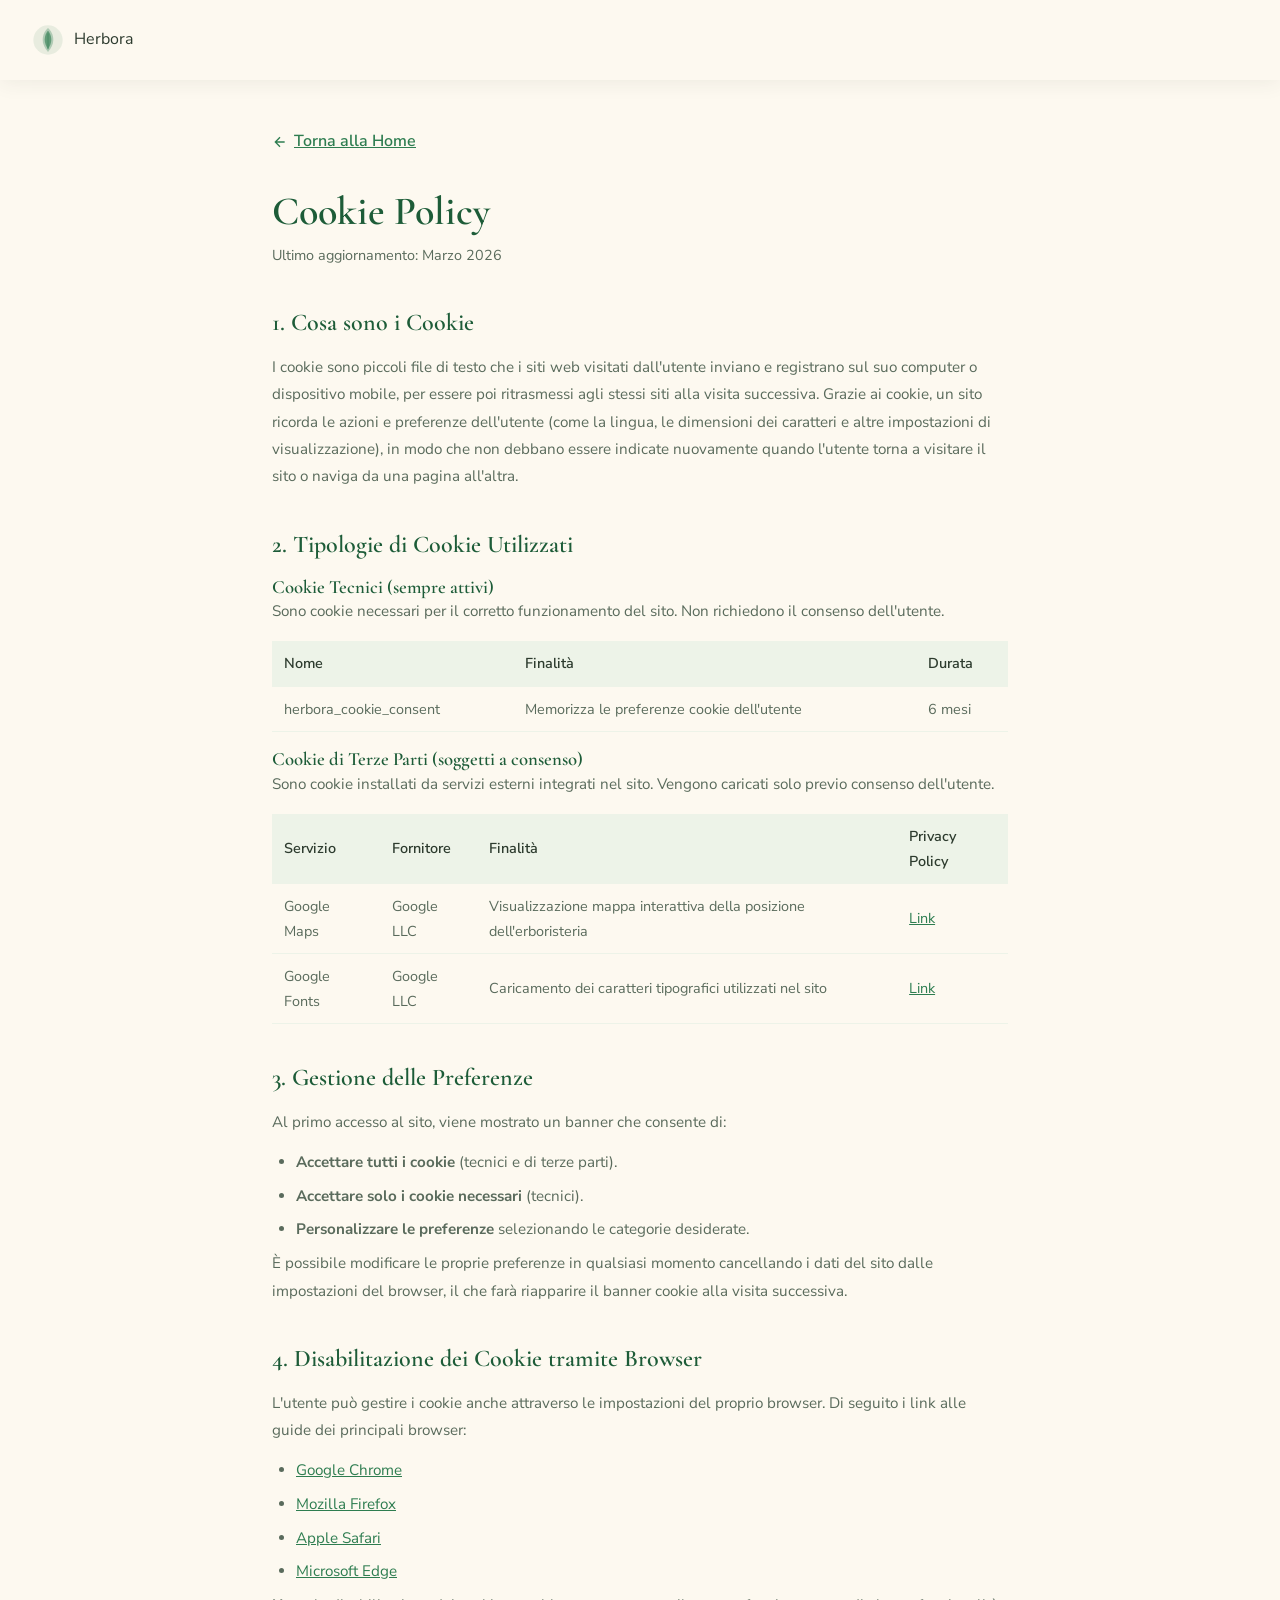
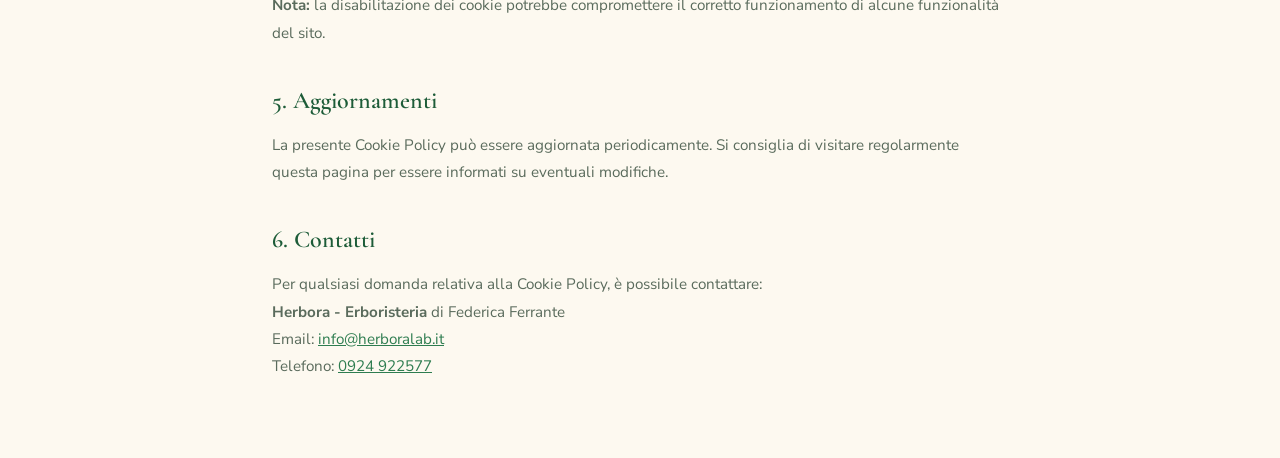
<file: cookie-policy.html>
<!DOCTYPE html>
<html lang="it">
<head>
    <meta charset="UTF-8">
    <meta name="viewport" content="width=device-width, initial-scale=1.0">
    <title>Cookie Policy - Herbora Erboristeria Partanna</title>
    <meta name="robots" content="noindex, nofollow">
    <link rel="icon" type="image/x-icon" href="favicon.ico">
    <link rel="preconnect" href="https://fonts.googleapis.com">
    <link rel="preconnect" href="https://fonts.gstatic.com" crossorigin>
    <link href="https://fonts.googleapis.com/css2?family=Cormorant+Garamond:wght@400;500;600;700&family=Nunito+Sans:wght@300;400;500;600;700&display=swap" rel="stylesheet">
    <link rel="stylesheet" href="css/style.css">
    <style>
        .legal-page { padding: calc(var(--nav-height) + 3rem) 2rem 4rem; max-width: 800px; margin: 0 auto; }
        .legal-page h1 { font-size: 2.5rem; margin-bottom: 0.5rem; }
        .legal-page .legal-date { color: var(--text-medium); font-size: 0.9rem; margin-bottom: 2rem; }
        .legal-page h2 { font-size: 1.5rem; margin-top: 2.5rem; margin-bottom: 1rem; color: var(--herbora-dark); }
        .legal-page p, .legal-page li { color: var(--text-medium); line-height: 1.8; margin-bottom: 0.8rem; font-size: 0.95rem; }
        .legal-page ul { padding-left: 1.5rem; }
        .legal-page ul li { list-style: disc; margin-bottom: 0.4rem; }
        .legal-page a { color: var(--herbora-green); text-decoration: underline; }
        .legal-back { display: inline-flex; align-items: center; gap: 6px; margin-bottom: 2rem; color: var(--herbora-green); font-weight: 600; }
        .cookie-table { width: 100%; border-collapse: collapse; margin: 1rem 0; }
        .cookie-table th, .cookie-table td { padding: 10px 12px; text-align: left; border-bottom: 1px solid var(--sage-light); font-size: 0.9rem; }
        .cookie-table th { background: var(--sage-light); font-weight: 600; color: var(--text-dark); }
        .cookie-table td { color: var(--text-medium); }
    </style>
</head>
<body>
    <!-- Navbar -->
    <nav class="navbar scrolled">
        <div class="navbar-container">
            <a href="index.html" class="navbar-brand">
                <svg class="navbar-logo" viewBox="0 0 48 48" xmlns="http://www.w3.org/2000/svg">
                    <circle cx="24" cy="24" r="22" fill="#2E7D50" opacity="0.1"/>
                    <path d="M24 6c0 0-8 6-8 18c0 6 3 12 8 18c5-6 8-12 8-18c0-12-8-18-8-18z" fill="#2E7D50" opacity="0.3"/>
                    <path d="M24 10c0 0-5 5-5 14c0 4 2 9 5 14c3-5 5-10 5-14c0-9-5-14-5-14z" fill="#2E7D50" opacity="0.6"/>
                    <line x1="24" y1="14" x2="24" y2="38" stroke="#2E7D50" stroke-width="1.5" opacity="0.5"/>
                </svg>
                <span class="navbar-brand-text">Herbora</span>
            </a>
        </div>
    </nav>

    <main class="legal-page">
        <a href="index.html" class="legal-back">
            <svg width="16" height="16" viewBox="0 0 24 24" fill="none" stroke="currentColor" stroke-width="2"><path d="M19 12H5M12 19l-7-7 7-7"/></svg>
            Torna alla Home
        </a>

        <h1>Cookie Policy</h1>
        <p class="legal-date">Ultimo aggiornamento: Marzo 2026</p>

        <h2>1. Cosa sono i Cookie</h2>
        <p>I cookie sono piccoli file di testo che i siti web visitati dall'utente inviano e registrano sul suo computer o dispositivo mobile, per essere poi ritrasmessi agli stessi siti alla visita successiva. Grazie ai cookie, un sito ricorda le azioni e preferenze dell'utente (come la lingua, le dimensioni dei caratteri e altre impostazioni di visualizzazione), in modo che non debbano essere indicate nuovamente quando l'utente torna a visitare il sito o naviga da una pagina all'altra.</p>

        <h2>2. Tipologie di Cookie Utilizzati</h2>

        <h3>Cookie Tecnici (sempre attivi)</h3>
        <p>Sono cookie necessari per il corretto funzionamento del sito. Non richiedono il consenso dell'utente.</p>

        <table class="cookie-table">
            <thead>
                <tr>
                    <th>Nome</th>
                    <th>Finalità</th>
                    <th>Durata</th>
                </tr>
            </thead>
            <tbody>
                <tr>
                    <td>herbora_cookie_consent</td>
                    <td>Memorizza le preferenze cookie dell'utente</td>
                    <td>6 mesi</td>
                </tr>
            </tbody>
        </table>

        <h3>Cookie di Terze Parti (soggetti a consenso)</h3>
        <p>Sono cookie installati da servizi esterni integrati nel sito. Vengono caricati solo previo consenso dell'utente.</p>

        <table class="cookie-table">
            <thead>
                <tr>
                    <th>Servizio</th>
                    <th>Fornitore</th>
                    <th>Finalità</th>
                    <th>Privacy Policy</th>
                </tr>
            </thead>
            <tbody>
                <tr>
                    <td>Google Maps</td>
                    <td>Google LLC</td>
                    <td>Visualizzazione mappa interattiva della posizione dell'erboristeria</td>
                    <td><a href="https://policies.google.com/privacy" target="_blank" rel="noopener">Link</a></td>
                </tr>
                <tr>
                    <td>Google Fonts</td>
                    <td>Google LLC</td>
                    <td>Caricamento dei caratteri tipografici utilizzati nel sito</td>
                    <td><a href="https://policies.google.com/privacy" target="_blank" rel="noopener">Link</a></td>
                </tr>
            </tbody>
        </table>

        <h2>3. Gestione delle Preferenze</h2>
        <p>Al primo accesso al sito, viene mostrato un banner che consente di:</p>
        <ul>
            <li><strong>Accettare tutti i cookie</strong> (tecnici e di terze parti).</li>
            <li><strong>Accettare solo i cookie necessari</strong> (tecnici).</li>
            <li><strong>Personalizzare le preferenze</strong> selezionando le categorie desiderate.</li>
        </ul>
        <p>È possibile modificare le proprie preferenze in qualsiasi momento cancellando i dati del sito dalle impostazioni del browser, il che farà riapparire il banner cookie alla visita successiva.</p>

        <h2>4. Disabilitazione dei Cookie tramite Browser</h2>
        <p>L'utente può gestire i cookie anche attraverso le impostazioni del proprio browser. Di seguito i link alle guide dei principali browser:</p>
        <ul>
            <li><a href="https://support.google.com/chrome/answer/95647" target="_blank" rel="noopener">Google Chrome</a></li>
            <li><a href="https://support.mozilla.org/it/kb/protezione-antitracciamento-avanzata-firefox-desktop" target="_blank" rel="noopener">Mozilla Firefox</a></li>
            <li><a href="https://support.apple.com/it-it/guide/safari/sfri11471/mac" target="_blank" rel="noopener">Apple Safari</a></li>
            <li><a href="https://support.microsoft.com/it-it/microsoft-edge/eliminare-i-cookie-in-microsoft-edge-63947406-40ac-c3b8-57b9-2a946a29ae09" target="_blank" rel="noopener">Microsoft Edge</a></li>
        </ul>
        <p><strong>Nota:</strong> la disabilitazione dei cookie potrebbe compromettere il corretto funzionamento di alcune funzionalità del sito.</p>

        <h2>5. Aggiornamenti</h2>
        <p>La presente Cookie Policy può essere aggiornata periodicamente. Si consiglia di visitare regolarmente questa pagina per essere informati su eventuali modifiche.</p>

        <h2>6. Contatti</h2>
        <p>Per qualsiasi domanda relativa alla Cookie Policy, è possibile contattare:<br>
        <strong>Herbora - Erboristeria</strong> di Federica Ferrante<br>
        Email: <a href="mailto:info@herboralab.it">info@herboralab.it</a><br>
        Telefono: <a href="tel:+390924922577">0924 922577</a></p>
    </main>
</body>
</html>
</file>
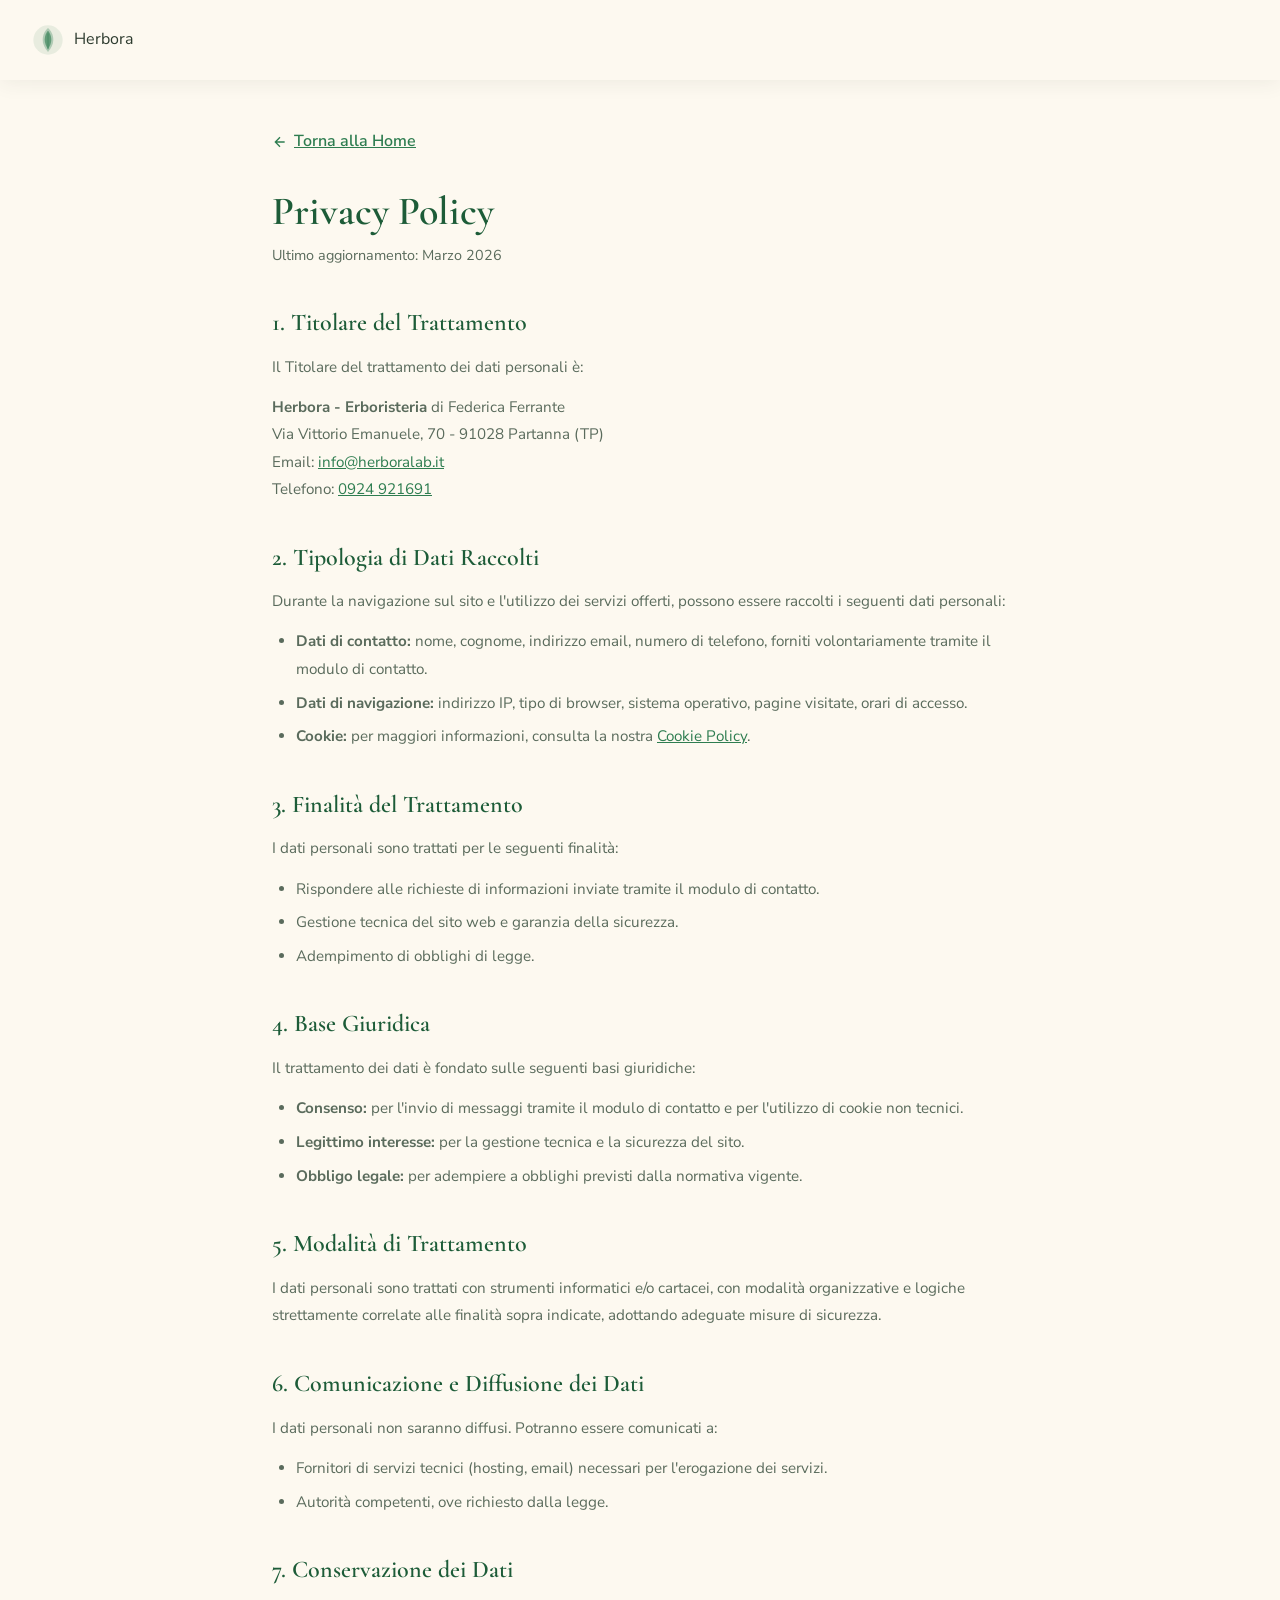
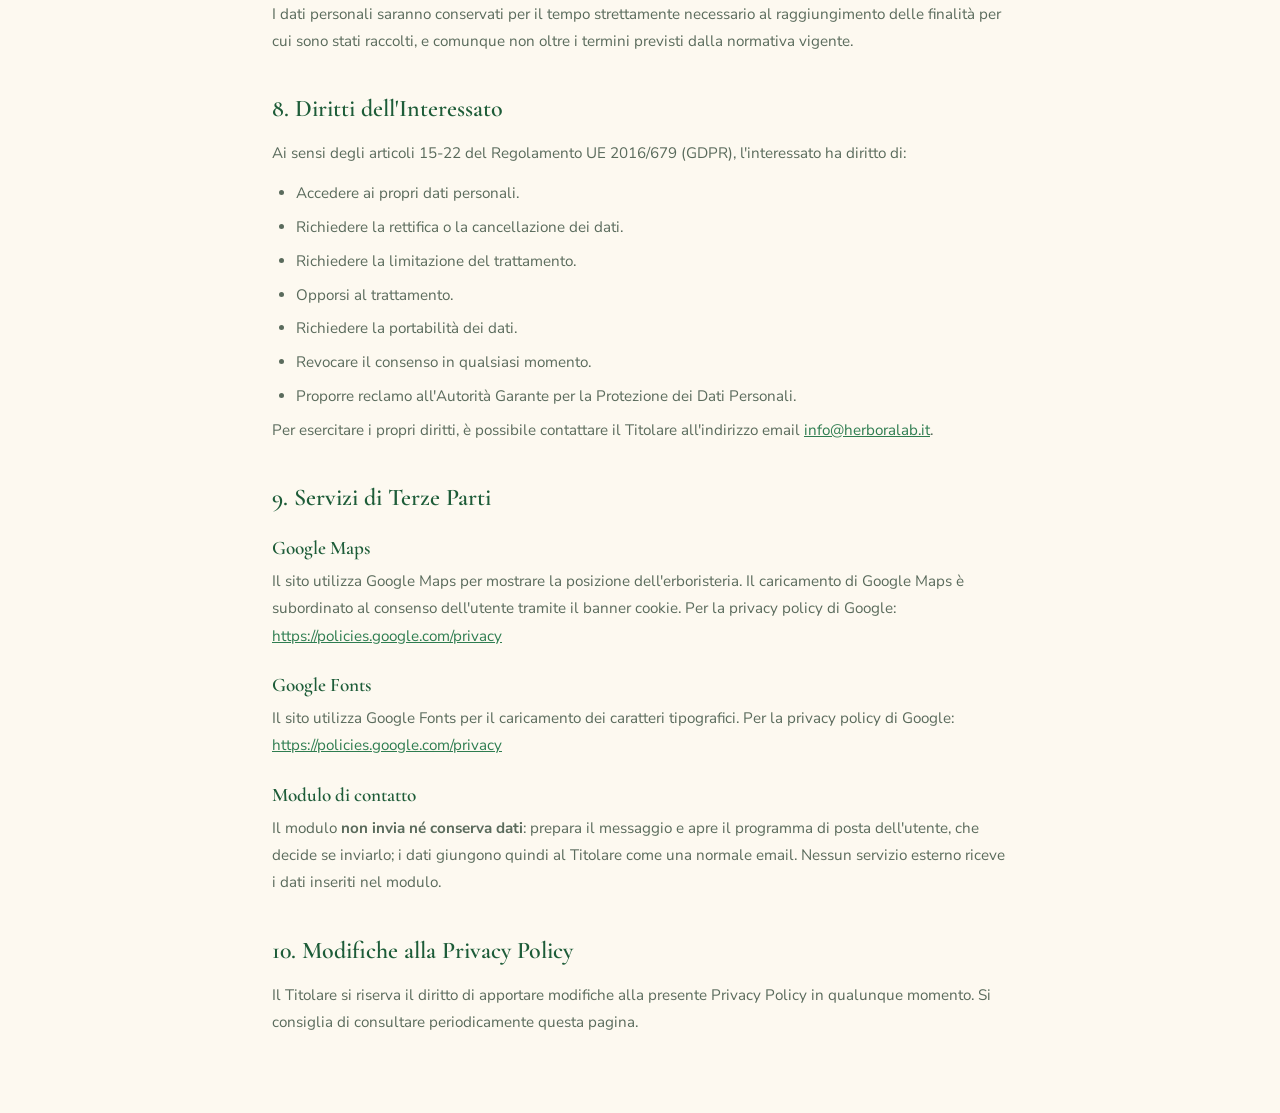
<file: privacy.html>
<!DOCTYPE html>
<html lang="it">
<head>
    <meta charset="UTF-8">
    <meta name="viewport" content="width=device-width, initial-scale=1.0">
    <title>Privacy Policy - Herbora Erboristeria Partanna</title>
    <meta name="robots" content="noindex, nofollow">
    <link rel="icon" type="image/x-icon" href="favicon.ico">
    <link rel="preconnect" href="https://fonts.googleapis.com">
    <link rel="preconnect" href="https://fonts.gstatic.com" crossorigin>
    <link href="https://fonts.googleapis.com/css2?family=Cormorant+Garamond:wght@400;500;600;700&family=Nunito+Sans:wght@300;400;500;600;700&display=swap" rel="stylesheet">
    <link rel="stylesheet" href="css/style.css">
    <style>
        .legal-page { padding: calc(var(--nav-height) + 3rem) 2rem 4rem; max-width: 800px; margin: 0 auto; }
        .legal-page h1 { font-size: 2.5rem; margin-bottom: 0.5rem; }
        .legal-page .legal-date { color: var(--text-medium); font-size: 0.9rem; margin-bottom: 2rem; }
        .legal-page h2 { font-size: 1.5rem; margin-top: 2.5rem; margin-bottom: 1rem; color: var(--herbora-dark); }
        .legal-page h3 { font-size: 1.2rem; margin-top: 1.5rem; margin-bottom: 0.5rem; color: var(--herbora-dark); }
        .legal-page p, .legal-page li { color: var(--text-medium); line-height: 1.8; margin-bottom: 0.8rem; font-size: 0.95rem; }
        .legal-page ul { padding-left: 1.5rem; }
        .legal-page ul li { list-style: disc; margin-bottom: 0.4rem; }
        .legal-page a { color: var(--herbora-green); text-decoration: underline; }
        .legal-back { display: inline-flex; align-items: center; gap: 6px; margin-bottom: 2rem; color: var(--herbora-green); font-weight: 600; }
    </style>
</head>
<body>
    <!-- Navbar -->
    <nav class="navbar scrolled">
        <div class="navbar-container">
            <a href="index.html" class="navbar-brand">
                <svg class="navbar-logo" viewBox="0 0 48 48" xmlns="http://www.w3.org/2000/svg">
                    <circle cx="24" cy="24" r="22" fill="#2E7D50" opacity="0.1"/>
                    <path d="M24 6c0 0-8 6-8 18c0 6 3 12 8 18c5-6 8-12 8-18c0-12-8-18-8-18z" fill="#2E7D50" opacity="0.3"/>
                    <path d="M24 10c0 0-5 5-5 14c0 4 2 9 5 14c3-5 5-10 5-14c0-9-5-14-5-14z" fill="#2E7D50" opacity="0.6"/>
                    <line x1="24" y1="14" x2="24" y2="38" stroke="#2E7D50" stroke-width="1.5" opacity="0.5"/>
                </svg>
                <span class="navbar-brand-text">Herbora</span>
            </a>
        </div>
    </nav>

    <main class="legal-page">
        <a href="index.html" class="legal-back">
            <svg width="16" height="16" viewBox="0 0 24 24" fill="none" stroke="currentColor" stroke-width="2"><path d="M19 12H5M12 19l-7-7 7-7"/></svg>
            Torna alla Home
        </a>

        <h1>Privacy Policy</h1>
        <p class="legal-date">Ultimo aggiornamento: Marzo 2026</p>

        <h2>1. Titolare del Trattamento</h2>
        <p>Il Titolare del trattamento dei dati personali è:</p>
        <p><strong>Herbora - Erboristeria</strong> di Federica Ferrante<br>
        Via Vittorio Emanuele, 70 - 91028 Partanna (TP)<br>
        Email: <a href="mailto:info@herboralab.it">info@herboralab.it</a><br>
        Telefono: <a href="tel:+390924921691">0924 921691</a></p>

        <h2>2. Tipologia di Dati Raccolti</h2>
        <p>Durante la navigazione sul sito e l'utilizzo dei servizi offerti, possono essere raccolti i seguenti dati personali:</p>
        <ul>
            <li><strong>Dati di contatto:</strong> nome, cognome, indirizzo email, numero di telefono, forniti volontariamente tramite il modulo di contatto.</li>
            <li><strong>Dati di navigazione:</strong> indirizzo IP, tipo di browser, sistema operativo, pagine visitate, orari di accesso.</li>
            <li><strong>Cookie:</strong> per maggiori informazioni, consulta la nostra <a href="cookie-policy.html">Cookie Policy</a>.</li>
        </ul>

        <h2>3. Finalità del Trattamento</h2>
        <p>I dati personali sono trattati per le seguenti finalità:</p>
        <ul>
            <li>Rispondere alle richieste di informazioni inviate tramite il modulo di contatto.</li>
            <li>Gestione tecnica del sito web e garanzia della sicurezza.</li>
            <li>Adempimento di obblighi di legge.</li>
        </ul>

        <h2>4. Base Giuridica</h2>
        <p>Il trattamento dei dati è fondato sulle seguenti basi giuridiche:</p>
        <ul>
            <li><strong>Consenso:</strong> per l'invio di messaggi tramite il modulo di contatto e per l'utilizzo di cookie non tecnici.</li>
            <li><strong>Legittimo interesse:</strong> per la gestione tecnica e la sicurezza del sito.</li>
            <li><strong>Obbligo legale:</strong> per adempiere a obblighi previsti dalla normativa vigente.</li>
        </ul>

        <h2>5. Modalità di Trattamento</h2>
        <p>I dati personali sono trattati con strumenti informatici e/o cartacei, con modalità organizzative e logiche strettamente correlate alle finalità sopra indicate, adottando adeguate misure di sicurezza.</p>

        <h2>6. Comunicazione e Diffusione dei Dati</h2>
        <p>I dati personali non saranno diffusi. Potranno essere comunicati a:</p>
        <ul>
            <li>Fornitori di servizi tecnici (hosting, email) necessari per l'erogazione dei servizi.</li>
            <li>Autorità competenti, ove richiesto dalla legge.</li>
        </ul>

        <h2>7. Conservazione dei Dati</h2>
        <p>I dati personali saranno conservati per il tempo strettamente necessario al raggiungimento delle finalità per cui sono stati raccolti, e comunque non oltre i termini previsti dalla normativa vigente.</p>

        <h2>8. Diritti dell'Interessato</h2>
        <p>Ai sensi degli articoli 15-22 del Regolamento UE 2016/679 (GDPR), l'interessato ha diritto di:</p>
        <ul>
            <li>Accedere ai propri dati personali.</li>
            <li>Richiedere la rettifica o la cancellazione dei dati.</li>
            <li>Richiedere la limitazione del trattamento.</li>
            <li>Opporsi al trattamento.</li>
            <li>Richiedere la portabilità dei dati.</li>
            <li>Revocare il consenso in qualsiasi momento.</li>
            <li>Proporre reclamo all'Autorità Garante per la Protezione dei Dati Personali.</li>
        </ul>
        <p>Per esercitare i propri diritti, è possibile contattare il Titolare all'indirizzo email <a href="mailto:info@herboralab.it">info@herboralab.it</a>.</p>

        <h2>9. Servizi di Terze Parti</h2>
        <h3>Google Maps</h3>
        <p>Il sito utilizza Google Maps per mostrare la posizione dell'erboristeria. Il caricamento di Google Maps è subordinato al consenso dell'utente tramite il banner cookie. Per la privacy policy di Google: <a href="https://policies.google.com/privacy" target="_blank" rel="noopener">https://policies.google.com/privacy</a></p>
        <h3>Google Fonts</h3>
        <p>Il sito utilizza Google Fonts per il caricamento dei caratteri tipografici. Per la privacy policy di Google: <a href="https://policies.google.com/privacy" target="_blank" rel="noopener">https://policies.google.com/privacy</a></p>
        <h3>Modulo di contatto</h3>
        <p>Il modulo <strong>non invia né conserva dati</strong>: prepara il messaggio e apre il programma di posta dell'utente, che decide se inviarlo; i dati giungono quindi al Titolare come una normale email. Nessun servizio esterno riceve i dati inseriti nel modulo.</p>

        <h2>10. Modifiche alla Privacy Policy</h2>
        <p>Il Titolare si riserva il diritto di apportare modifiche alla presente Privacy Policy in qualunque momento. Si consiglia di consultare periodicamente questa pagina.</p>
    </main>
</body>
</html>
</file>
<file: css/style.css>
/* ========================================
   HERBORA - Erboristeria Partanna
   Botanical Editorial Style
   ======================================== */

/* ===== CSS VARIABLES ===== */
:root {
    --cream:           #FDF9F0;
    --cream-dark:      #F5EDD8;
    --sage:            #A8C5A0;
    --sage-light:      #EDF3E8;
    --sage-dark:       #7BA374;
    --herbora-green:   #2E7D50;
    --herbora-dark:    #1D5C38;
    --forest:          #2A5A3C;
    --terracotta:      #C4724A;
    --terracotta-light:#D4896A;
    --text-dark:       #2D3B2E;
    --text-medium:     #5A6B5C;

    --font-heading: 'Cormorant Garamond', Georgia, 'Times New Roman', serif;
    --font-body:    'Nunito Sans', -apple-system, BlinkMacSystemFont, 'Segoe UI', Roboto, sans-serif;

    --nav-height: 80px;
    --container-max: 1200px;
    --container-wide: 1400px;
}

/* ===== RESET ===== */
*, *::before, *::after {
    margin: 0;
    padding: 0;
    box-sizing: border-box;
}

html {
    scroll-behavior: smooth;
    -webkit-text-size-adjust: 100%;
}

body {
    font-family: var(--font-body);
    font-weight: 400;
    font-size: 16px;
    line-height: 1.7;
    color: var(--text-dark);
    background-color: var(--cream);
    overflow-x: hidden;
}

img, svg {
    max-width: 100%;
    height: auto;
    display: block;
}

a {
    color: inherit;
    text-decoration: none;
}

ul, ol {
    list-style: none;
}

button {
    cursor: pointer;
    border: none;
    background: none;
    font-family: inherit;
}

input, textarea, select {
    font-family: inherit;
    font-size: inherit;
}

/* ===== TYPOGRAPHY ===== */
h1, h2, h3, h4, h5, h6 {
    font-family: var(--font-heading);
    font-weight: 600;
    line-height: 1.2;
    color: var(--herbora-dark);
}

.accent {
    color: var(--terracotta);
}

/* ===== UTILITIES ===== */
.section-container {
    max-width: var(--container-max);
    margin: 0 auto;
    padding: 0 2rem;
    text-align: center;
}

.section-badge {
    display: inline-flex;
    align-items: center;
    gap: 6px;
    padding: 6px 18px;
    background: var(--sage-light);
    color: var(--herbora-green);
    font-size: 0.85rem;
    font-weight: 600;
    letter-spacing: 0.05em;
    border-radius: 50px;
    margin-bottom: 1rem;
}

.section-title {
    font-size: clamp(2rem, 5vw, 3.2rem);
    margin-bottom: 1rem;
}

.section-subtitle {
    font-size: 1.1rem;
    color: var(--text-medium);
    max-width: 600px;
    margin: 0 auto 3rem;
}

/* ===== BUTTONS ===== */
.btn {
    display: inline-flex;
    align-items: center;
    gap: 8px;
    padding: 14px 28px;
    border-radius: 50px;
    font-weight: 600;
    font-size: 0.95rem;
    transition: all 0.3s ease;
    letter-spacing: 0.02em;
}

.btn-primary {
    background: var(--terracotta);
    color: #fff;
}

.btn-primary:hover {
    background: var(--terracotta-light);
    transform: translateY(-2px);
    box-shadow: 0 8px 25px rgba(196, 114, 74, 0.3);
}

.btn-whatsapp {
    border: 2px solid var(--herbora-green);
    color: var(--herbora-green);
    background: transparent;
}

.btn-whatsapp:hover {
    background: var(--herbora-green);
    color: #fff;
    transform: translateY(-2px);
}

.btn-small {
    padding: 8px 16px;
    font-size: 0.85rem;
    background: var(--sage);
    color: #fff;
    border-radius: 6px;
    border: none;
    cursor: pointer;
    transition: background 0.3s ease;
}

.btn-small:hover {
    background: var(--sage-dark);
}

/* ===== WAVE DIVIDERS ===== */
.wave-divider {
    position: absolute;
    bottom: -1px;
    left: 0;
    width: 100%;
    line-height: 0;
    z-index: 2;
}

.wave-divider svg {
    width: 100%;
    height: 80px;
}

/* ===== NAVBAR ===== */
.navbar {
    position: fixed;
    top: 0;
    left: 0;
    right: 0;
    z-index: 1000;
    padding: 0 2rem;
    height: var(--nav-height);
    display: flex;
    align-items: center;
    transition: background 0.4s ease, box-shadow 0.4s ease, backdrop-filter 0.4s ease;
}

.navbar.scrolled {
    background: rgba(253, 249, 240, 0.92);
    backdrop-filter: blur(12px);
    -webkit-backdrop-filter: blur(12px);
    box-shadow: 0 2px 20px rgba(45, 59, 46, 0.08);
}

.navbar-container {
    max-width: var(--container-wide);
    width: 100%;
    margin: 0 auto;
    display: flex;
    align-items: center;
    justify-content: space-between;
}

.navbar-brand {
    display: flex;
    align-items: center;
    gap: 10px;
    z-index: 10;
}

.navbar-logo {
    width: 32px;
    height: 48px;
    flex-shrink: 0;
}

.navbar-brand-text {
    display: flex;
    flex-direction: column;
}

.navbar-brand-text span:first-child {
    font-family: var(--font-heading);
    font-size: 1.6rem;
    font-weight: 700;
    color: var(--herbora-dark);
    letter-spacing: 0.02em;
    line-height: 1.2;
}

.brand-subtitle {
    font-family: var(--font-body);
    font-size: 0.72rem;
    font-weight: 400;
    color: var(--text-medium);
    letter-spacing: 0.06em;
}

.navbar-links {
    display: flex;
    align-items: center;
    gap: 2rem;
}

.nav-link {
    font-size: 0.9rem;
    letter-spacing: 0.08em;
    color: var(--text-medium);
    transition: color 0.3s ease;
    position: relative;
}

.nav-link::after {
    content: '';
    position: absolute;
    bottom: -4px;
    left: 0;
    width: 0;
    height: 2px;
    background: var(--terracotta);
    transition: width 0.3s ease;
    border-radius: 2px;
}

.nav-link:hover {
    color: var(--herbora-green);
}

.nav-link:hover::after {
    width: 100%;
}

.navbar-social {
    display: flex;
    align-items: center;
    gap: 12px;
}

.navbar-social-link {
    display: flex;
    align-items: center;
    justify-content: center;
    color: var(--herbora-green);
    transition: color 0.3s ease;
}

.navbar-social-link:hover {
    color: var(--terracotta);
}

.navbar-social-wa {
    color: #25D366;
}

.navbar-social-wa:hover {
    color: #128C7E;
}

.navbar-cta {
    display: inline-flex;
    align-items: center;
    gap: 6px;
    padding: 10px 22px;
    background: var(--terracotta);
    color: #fff;
    border-radius: 50px;
    font-size: 0.88rem;
    font-weight: 600;
    letter-spacing: 0.02em;
    transition: all 0.3s ease;
}

.navbar-cta:hover {
    background: var(--terracotta-light);
    transform: translateY(-1px);
    box-shadow: 0 4px 15px rgba(196, 114, 74, 0.3);
}

.navbar-toggle {
    display: none;
    z-index: 10;
    padding: 4px;
    background: none;
    border: none;
    cursor: pointer;
}

.navbar-toggle.is-open {
    position: fixed;
    top: 20px;
    right: 2rem;
    z-index: 1001;
}

.navbar-social.is-hidden {
    visibility: hidden;
    pointer-events: none;
}

/* ===== MOBILE OVERLAY ===== */
.mobile-overlay {
    position: fixed;
    top: 0;
    left: 0;
    right: 0;
    bottom: 0;
    background: rgba(253, 249, 240, 0.97);
    z-index: 999;
    display: flex;
    align-items: center;
    justify-content: center;
    opacity: 0;
    visibility: hidden;
    transition: opacity 0.4s ease, visibility 0.4s ease;
}

.mobile-overlay.active {
    opacity: 1;
    visibility: visible;
}

.mobile-overlay-pattern {
    position: absolute;
    top: 0;
    left: 0;
    width: 100%;
    height: 100%;
    opacity: 0.5;
    pointer-events: none;
}

.mobile-nav-links {
    display: flex;
    flex-direction: column;
    align-items: center;
    gap: 1.5rem;
    z-index: 5;
}

.mobile-link {
    font-family: var(--font-heading);
    font-size: 1.8rem;
    font-weight: 500;
    color: var(--herbora-dark);
    transition: color 0.3s ease;
    letter-spacing: 0.02em;
}

.mobile-link:hover {
    color: var(--terracotta);
}

.mobile-social {
    display: flex;
    align-items: center;
    gap: 1.5rem;
    margin-top: 1.5rem;
}

.mobile-social-link {
    color: var(--herbora-green);
    transition: color 0.3s ease;
}

.mobile-social-link:hover {
    color: var(--terracotta);
}

.mobile-social-wa {
    color: #25D366;
}

.mobile-social-wa:hover {
    color: #128C7E;
}

/* ===== HERO ===== */
.hero {
    position: relative;
    min-height: 100vh;
    display: flex;
    align-items: center;
    padding: calc(var(--nav-height) + 2rem) 2rem 8rem;
    background: var(--cream);
    overflow: hidden;
}

.hero-wash {
    position: absolute;
    top: -20%;
    right: -10%;
    width: 70%;
    height: 80%;
    background: radial-gradient(ellipse at center, rgba(168, 197, 160, 0.25) 0%, transparent 70%);
    pointer-events: none;
}

.hero-botanical {
    position: absolute;
    pointer-events: none;
    z-index: 1;
}

.hero-botanical-1 {
    top: 12%;
    right: 5%;
    width: 60px;
    animation: gentleFloat 7s ease-in-out infinite;
}

.hero-botanical-2 {
    top: 25%;
    right: 42%;
    width: 45px;
    animation: gentleFloat 5.5s ease-in-out infinite 1s;
}

.hero-botanical-3 {
    bottom: 20%;
    right: 8%;
    width: 40px;
    animation: gentleFloat 6s ease-in-out infinite 2s;
}

.hero-botanical-4 {
    top: 60%;
    left: 5%;
    width: 35px;
    animation: gentleFloat 8s ease-in-out infinite 0.5s;
}

@keyframes gentleFloat {
    0%, 100% { transform: translateY(0) rotate(0deg); }
    25% { transform: translateY(-12px) rotate(2deg); }
    50% { transform: translateY(-6px) rotate(-1deg); }
    75% { transform: translateY(-15px) rotate(1deg); }
}

.hero-container {
    max-width: var(--container-wide);
    margin: 0 auto;
    width: 100%;
    display: grid;
    grid-template-columns: 55% 45%;
    gap: 4rem;
    align-items: center;
    position: relative;
    z-index: 3;
}

.hero-content {
    opacity: 0;
}

.hero-content.animated {
    animation: leafWipe 0.8s ease-out forwards;
}

.hero-badge {
    display: inline-flex;
    align-items: center;
    gap: 6px;
    padding: 8px 18px;
    background: rgba(46, 125, 80, 0.1);
    color: var(--herbora-green);
    font-size: 0.88rem;
    font-weight: 600;
    border-radius: 50px;
    margin-bottom: 1.5rem;
    letter-spacing: 0.03em;
}

.hero-badge svg {
    flex-shrink: 0;
}

.hero-title {
    font-size: clamp(2.5rem, 5.5vw, 4rem);
    font-weight: 700;
    line-height: 1.15;
    margin-bottom: 1.5rem;
    color: var(--herbora-dark);
    position: relative;
}

.hero-title-accent {
    color: var(--terracotta);
    font-style: italic;
}

.hero-vine-underline {
    position: absolute;
    bottom: -8px;
    left: 0;
    width: 100%;
    height: 20px;
}

.hero-subtitle {
    font-size: 1.15rem;
    color: var(--text-medium);
    line-height: 1.8;
    margin-bottom: 2rem;
    max-width: 520px;
}

.hero-ctas {
    display: flex;
    flex-wrap: wrap;
    gap: 1rem;
}

.hero-visual {
    position: relative;
    display: flex;
    justify-content: center;
    align-items: center;
}

.hero-visual.animated {
    animation: organicGrow 0.8s ease-out forwards;
}

.hero-image-wrapper {
    position: relative;
    width: 380px;
    height: 380px;
    display: flex;
    align-items: center;
    justify-content: center;
    border-radius: 50%;
    background: radial-gradient(circle, rgba(168, 197, 160, 0.12) 0%, rgba(46, 125, 80, 0.04) 60%, transparent 80%);
}

.hero-logo-glow {
    position: absolute;
    width: 85%;
    height: 85%;
    border-radius: 50%;
    background: radial-gradient(circle, rgba(46, 125, 80, 0.1) 0%, rgba(168, 197, 160, 0.06) 50%, transparent 70%);
    filter: blur(30px);
    animation: hero-glow-pulse 4s ease-in-out infinite;
}

.hero-logo-ring {
    position: absolute;
    width: 92%;
    height: 92%;
    border-radius: 50%;
    border: 1.5px solid rgba(46, 125, 80, 0.12);
    animation: hero-ring-rotate 20s linear infinite;
}

.hero-logo-ring::before {
    content: '';
    position: absolute;
    top: -3px;
    left: 50%;
    width: 6px;
    height: 6px;
    border-radius: 50%;
    background: var(--herbora-green);
    opacity: 0.4;
}

.hero-logo {
    position: relative;
    width: 65%;
    height: 65%;
    object-fit: cover;
    border-radius: 50%;
    filter: drop-shadow(0 8px 32px rgba(46, 125, 80, 0.18));
    animation: hero-logo-float 6s ease-in-out infinite;
}

@keyframes hero-glow-pulse {
    0%, 100% { opacity: 0.6; transform: scale(1); }
    50% { opacity: 1; transform: scale(1.05); }
}

@keyframes hero-ring-rotate {
    to { transform: rotate(360deg); }
}

@keyframes hero-logo-float {
    0%, 100% { transform: translateY(0); }
    50% { transform: translateY(-8px); }
}

.hero-experience-card {
    position: absolute;
    bottom: 10px;
    right: 5px;
    background: #fff;
    padding: 16px 22px;
    border-radius: 16px;
    box-shadow: 0 8px 30px rgba(45, 59, 46, 0.12);
    display: flex;
    align-items: center;
    gap: 12px;
    z-index: 5;
}

.hero-experience-card.animated {
    animation: bloomIn 0.6s ease-out 0.5s both;
}

.hero-experience-number {
    font-family: var(--font-heading);
    font-size: 2.2rem;
    font-weight: 700;
    color: var(--terracotta);
    line-height: 1;
}

.hero-experience-text {
    font-size: 0.85rem;
    font-weight: 600;
    color: var(--text-medium);
    line-height: 1.4;
}

/* ===== ORGANIC ANIMATIONS ===== */
@keyframes leafWipe {
    from {
        opacity: 0;
        clip-path: inset(0 100% 0 0);
    }
    to {
        opacity: 1;
        clip-path: inset(0 0 0 0);
    }
}

@keyframes organicGrow {
    from {
        opacity: 0;
        clip-path: circle(0% at 50% 50%);
    }
    to {
        opacity: 1;
        clip-path: circle(75% at 50% 50%);
    }
}

@keyframes bloomIn {
    from {
        opacity: 0;
        transform: scale(0.6) rotate(-5deg);
    }
    to {
        opacity: 1;
        transform: scale(1) rotate(0deg);
    }
}

@keyframes fadeInUp {
    from {
        opacity: 0;
        transform: translateY(30px);
    }
    to {
        opacity: 1;
        transform: translateY(0);
    }
}

/* Hidden states for animation targets */
[data-organic] {
    opacity: 0;
}

[data-organic].animated {
    opacity: 1;
}

[data-organic="grow"].animated {
    animation: organicGrow 0.7s ease-out forwards;
}

[data-organic="leaf-wipe"].animated {
    animation: leafWipe 0.7s ease-out forwards;
}

[data-organic="bloom"].animated {
    animation: bloomIn 0.6s ease-out forwards;
}

/* ===== STORIA / TIMELINE ===== */
.storia {
    position: relative;
    padding: 6rem 0 8rem;
    background: var(--cream);
}

.timeline-grid {
    max-width: var(--container-max);
    margin: 2rem auto 0;
    padding: 0 2rem;
    display: grid;
    grid-template-columns: repeat(3, 1fr);
    gap: 1.5rem;
}

.timeline-node {
    padding: 2rem 1.5rem;
    text-align: center;
    position: relative;
    background: #fff;
    border-radius: 20px;
    transition: transform 0.3s ease, box-shadow 0.3s ease;
    border: 2px solid transparent;
}

.timeline-node:hover {
    transform: translateY(-4px);
    box-shadow: 0 8px 25px rgba(45, 59, 46, 0.1);
    border-color: var(--sage);
}

.timeline-year {
    font-family: var(--font-heading);
    font-size: 2.5rem;
    font-weight: 700;
    color: var(--terracotta);
    margin-bottom: 0.8rem;
}

.timeline-icon {
    width: 56px;
    height: 56px;
    margin: 0 auto 1rem;
}

.timeline-title {
    font-size: 1.15rem;
    font-weight: 600;
    margin-bottom: 0.6rem;
    color: var(--herbora-dark);
}

.timeline-desc {
    font-size: 0.9rem;
    color: var(--text-medium);
    line-height: 1.6;
}

/* ===== FILOSOFIA ===== */
.filosofia {
    position: relative;
    padding: 6rem 0 8rem;
    background: var(--sage-light);
}

.filosofia-container {
    max-width: var(--container-wide);
    margin: 0 auto;
    padding: 0 2rem;
    display: grid;
    grid-template-columns: 55% 45%;
    gap: 0;
    align-items: center;
}

.filosofia-image {
    position: relative;
}

.filosofia-image-inner {
    border-radius: 20px;
    overflow: hidden;
    box-shadow: 0 20px 50px rgba(45, 59, 46, 0.15);
}

.filosofia-image-inner svg,
.filosofia-image-inner img {
    width: 100%;
    height: auto;
    display: block;
}

.filosofia-card {
    background: #fff;
    padding: 3rem 2.5rem;
    border-radius: 20px;
    box-shadow: 0 10px 40px rgba(45, 59, 46, 0.08);
    margin-left: -60px;
    position: relative;
    z-index: 3;
}

.filosofia-title {
    font-size: clamp(1.8rem, 3.5vw, 2.5rem);
    margin-bottom: 1.2rem;
}

.filosofia-text {
    color: var(--text-medium);
    margin-bottom: 1rem;
    line-height: 1.8;
}

.filosofia-values {
    display: grid;
    grid-template-columns: repeat(3, 1fr);
    gap: 1.5rem;
    margin-top: 2rem;
    padding-top: 2rem;
    border-top: 1px solid var(--sage-light);
}

.filosofia-value {
    text-align: center;
}

.filosofia-value-icon {
    width: 56px;
    height: 56px;
    margin: 0 auto 0.8rem;
    background: var(--sage-light);
    border-radius: 50%;
    display: flex;
    align-items: center;
    justify-content: center;
    padding: 8px;
}

.filosofia-value h4 {
    font-family: var(--font-heading);
    font-size: 1.1rem;
    font-weight: 600;
    margin-bottom: 0.4rem;
    color: var(--herbora-dark);
}

.filosofia-value p {
    font-size: 0.82rem;
    color: var(--text-medium);
    line-height: 1.5;
}

/* ===== SERVIZI (Grid uniforme) ===== */
.servizi {
    position: relative;
    padding: 6rem 0 8rem;
    background: var(--cream);
}

.servizi-grid {
    max-width: var(--container-max);
    margin: 0 auto;
    padding: 0 2rem;
    display: grid;
    grid-template-columns: repeat(4, 1fr);
    gap: 1.5rem;
}

.servizio-card {
    background: #fff;
    border-radius: 20px;
    padding: 2rem;
    transition: transform 0.3s ease, box-shadow 0.3s ease, border-color 0.3s ease;
    border: 2px solid transparent;
    display: flex;
    flex-direction: column;
    align-items: center;
    text-align: center;
}

.servizio-card:hover {
    transform: translateY(-6px);
    box-shadow: 0 12px 35px rgba(45, 59, 46, 0.1);
    border-color: var(--sage);
}

.servizio-card:hover .servizio-icon svg {
    transform: rotate(5deg);
}

.servizio-icon {
    width: 56px;
    height: 56px;
    margin-bottom: 1.2rem;
    flex-shrink: 0;
}

.servizio-icon svg {
    transition: transform 0.3s ease;
}

.servizio-title {
    font-family: var(--font-heading);
    font-size: 1.15rem;
    font-weight: 600;
    color: var(--herbora-dark);
    margin-bottom: 0.6rem;
}

.servizio-desc {
    font-size: 0.88rem;
    color: var(--text-medium);
    line-height: 1.7;
}

/* ===== PRODOTTI / CAROUSEL ===== */
.prodotti {
    position: relative;
    padding: 6rem 0 8rem;
    background: var(--cream-dark);
}

.carousel-wrapper {
    max-width: var(--container-wide);
    margin: 0 auto;
    padding: 0 2rem;
    position: relative;
}

.carousel-track {
    display: flex;
    gap: 1.5rem;
    overflow-x: auto;
    overflow-y: hidden;
    scroll-snap-type: x mandatory;
    -webkit-overflow-scrolling: touch;
    scrollbar-width: none;
    padding: 1rem 0 2rem;
    cursor: grab;
}

.carousel-track:active {
    cursor: grabbing;
}

.carousel-track::-webkit-scrollbar {
    display: none;
}

.carousel-card {
    flex: 0 0 260px;
    scroll-snap-align: start;
    background: #fff;
    border-radius: 20px;
    overflow: hidden;
    transition: transform 0.3s ease, box-shadow 0.3s ease;
}

.carousel-card:hover {
    transform: translateY(-6px);
    box-shadow: 0 12px 35px rgba(45, 59, 46, 0.12);
}

.carousel-card-image {
    height: 200px;
    overflow: hidden;
}

.carousel-card-image svg,
.carousel-card-image img {
    width: 100%;
    height: 100%;
    object-fit: cover;
}

.carousel-card-content {
    padding: 1.2rem 1.5rem;
}

.carousel-card-content h3 {
    font-family: var(--font-heading);
    font-size: 1.2rem;
    font-weight: 600;
    color: var(--herbora-dark);
    margin-bottom: 0.5rem;
}

.carousel-card-link {
    display: inline-flex;
    align-items: center;
    gap: 4px;
    font-size: 0.88rem;
    font-weight: 600;
    color: var(--terracotta);
    transition: gap 0.3s ease;
}

.carousel-card:hover .carousel-card-link {
    gap: 8px;
}

.carousel-arrow {
    position: absolute;
    top: 50%;
    transform: translateY(-50%);
    width: 48px;
    height: 48px;
    border-radius: 50%;
    background: #fff;
    box-shadow: 0 4px 15px rgba(45, 59, 46, 0.12);
    display: flex;
    align-items: center;
    justify-content: center;
    z-index: 5;
    color: var(--herbora-dark);
    transition: all 0.3s ease;
}

.carousel-arrow:hover {
    background: var(--herbora-green);
    color: #fff;
}

.carousel-arrow-left {
    left: 0.5rem;
}

.carousel-arrow-right {
    right: 0.5rem;
}

/* ===== PREPARAZIONI ===== */
.preparazioni {
    position: relative;
    padding: 6rem 0 8rem;
    background: var(--sage-light);
}

.preparazioni-container {
    max-width: var(--container-wide);
    margin: 0 auto;
    padding: 0 2rem;
    display: grid;
    grid-template-columns: 45% 55%;
    gap: 4rem;
    align-items: center;
}

.preparazioni-image-inner {
    border-radius: 20px;
    overflow: hidden;
    box-shadow: 0 20px 50px rgba(45, 59, 46, 0.15);
}

.preparazioni-image-inner svg,
.preparazioni-image-inner img {
    width: 100%;
    height: auto;
    display: block;
}

.preparazioni-title {
    font-size: clamp(1.8rem, 3.5vw, 2.5rem);
    margin-bottom: 1rem;
}

.preparazioni-text {
    color: var(--text-medium);
    line-height: 1.8;
    margin-bottom: 2rem;
}

.preparazioni-steps {
    position: relative;
    padding-left: 2rem;
}

.preparazioni-line {
    position: absolute;
    left: 14px;
    top: 10px;
    width: 4px;
    height: calc(100% - 20px);
}

.preparazioni-step {
    display: flex;
    align-items: flex-start;
    gap: 1.2rem;
    margin-bottom: 1.5rem;
    position: relative;
}

.preparazioni-step:last-child {
    margin-bottom: 0;
}

.preparazioni-step-number {
    width: 36px;
    height: 36px;
    border-radius: 50%;
    background: var(--terracotta);
    color: #fff;
    display: flex;
    align-items: center;
    justify-content: center;
    font-weight: 700;
    font-size: 0.9rem;
    flex-shrink: 0;
    position: relative;
    z-index: 2;
}

.preparazioni-step-content h4 {
    font-family: var(--font-heading);
    font-size: 1.15rem;
    font-weight: 600;
    color: var(--herbora-dark);
    margin-bottom: 0.3rem;
}

.preparazioni-step-content p {
    font-size: 0.92rem;
    color: var(--text-medium);
    line-height: 1.6;
}

.preparazioni-ctas {
    display: flex;
    flex-wrap: wrap;
    align-items: center;
    gap: 1.5rem;
    margin-top: 2rem;
}

.preparazioni-note {
    display: inline-flex;
    align-items: center;
    gap: 6px;
    font-size: 0.88rem;
    color: var(--herbora-green);
    font-weight: 500;
}

/* ===== RECENSIONI ===== */
.recensioni {
    position: relative;
    padding: 6rem 0 8rem;
    background: var(--sage-light);
}

.recensioni-rating {
    display: flex;
    align-items: center;
    justify-content: center;
    gap: 12px;
    margin-bottom: 2.5rem;
}

.recensioni-rating .recensioni-stars {
    display: flex;
    gap: 2px;
}

.recensioni-rating-text {
    font-family: var(--font-heading);
    font-size: 1.2rem;
    font-weight: 600;
    color: var(--herbora-dark);
}

.recensioni-grid {
    max-width: var(--container-max);
    margin: 0 auto;
    padding: 0 2rem;
    display: grid;
    grid-template-columns: repeat(3, 1fr);
    gap: 1.5rem;
}

.recensione-card {
    background: #fff;
    border-radius: 20px;
    padding: 2rem;
    box-shadow: 0 4px 20px rgba(45, 59, 46, 0.06);
    transition: transform 0.3s ease, box-shadow 0.3s ease;
    display: flex;
    flex-direction: column;
    gap: 1rem;
}

.recensione-card:hover {
    transform: translateY(-4px);
    box-shadow: 0 10px 30px rgba(45, 59, 46, 0.1);
}

.recensione-header {
    display: flex;
    align-items: center;
    gap: 12px;
}

.recensione-avatar {
    width: 48px;
    height: 48px;
    border-radius: 50%;
    background: var(--herbora-green);
    color: #fff;
    display: flex;
    align-items: center;
    justify-content: center;
    font-weight: 700;
    font-size: 1rem;
    flex-shrink: 0;
    letter-spacing: 1px;
}

.recensione-meta {
    display: flex;
    flex-direction: column;
    gap: 2px;
}

.recensione-name {
    font-family: var(--font-heading);
    font-size: 1.1rem;
    font-weight: 600;
    color: var(--herbora-dark);
}

.recensione-badge {
    display: inline-flex;
    align-items: center;
    gap: 4px;
    font-size: 0.78rem;
    color: #4285F4;
    font-weight: 600;
}

.recensione-stars {
    display: flex;
    gap: 2px;
}

.recensione-text {
    font-size: 0.95rem;
    color: var(--text-medium);
    line-height: 1.7;
    font-style: italic;
    flex: 1;
}

.recensione-text::before {
    content: '\201C';
    font-family: var(--font-heading);
    font-size: 1.8rem;
    color: var(--terracotta);
    line-height: 0;
    vertical-align: -0.3em;
    margin-right: 4px;
    opacity: 0.5;
}

.recensione-date {
    display: inline-flex;
    align-items: center;
    gap: 6px;
    font-size: 0.82rem;
    color: var(--text-medium);
    opacity: 0.7;
}

.recensioni-cta {
    text-align: center;
    margin-top: 2.5rem;
}

/* ===== CONTATTI ===== */
.contatti {
    position: relative;
    padding: 6rem 0 5rem;
    background: var(--cream);
}

.contatti-cards {
    max-width: var(--container-max);
    margin: 0 auto 3rem;
    padding: 0 2rem;
    display: grid;
    grid-template-columns: repeat(3, 1fr);
    gap: 1.5rem;
}

.contatti-card {
    background: #fff;
    border-radius: 20px;
    padding: 2rem;
    text-align: center;
    box-shadow: 0 4px 20px rgba(45, 59, 46, 0.06);
    transition: transform 0.3s ease, box-shadow 0.3s ease;
}

.contatti-card:hover {
    transform: translateY(-4px);
    box-shadow: 0 10px 30px rgba(45, 59, 46, 0.1);
}

.contatti-card-icon {
    width: 56px;
    height: 56px;
    margin: 0 auto 1rem;
}

.contatti-card h3 {
    font-family: var(--font-heading);
    font-size: 1.4rem;
    font-weight: 600;
    color: var(--herbora-dark);
    margin-bottom: 1rem;
}

.contatti-address {
    color: var(--text-medium);
    margin-bottom: 1rem;
    line-height: 1.6;
}

.contatti-map {
    width: 100%;
    height: 180px;
    border-radius: 12px;
    overflow: hidden;
    background: var(--sage-light);
    position: relative;
}

.contatti-map iframe {
    width: 100%;
    height: 100%;
    border: none;
}

.contatti-map-placeholder {
    width: 100%;
    height: 100%;
    display: flex;
    flex-direction: column;
    align-items: center;
    justify-content: center;
    gap: 8px;
    padding: 1rem;
}

.contatti-map-placeholder p {
    font-size: 0.82rem;
    color: var(--text-medium);
}

.contatti-info-list {
    display: flex;
    flex-direction: column;
    align-items: center;
    gap: 0.8rem;
}

.contatti-info-item {
    display: inline-flex;
    align-items: center;
    gap: 8px;
    color: var(--text-medium);
    font-size: 0.95rem;
    transition: color 0.3s ease;
}

.contatti-info-item:hover {
    color: var(--herbora-green);
}

.contatti-whatsapp {
    color: #25D366;
}

.contatti-whatsapp:hover {
    color: #1da851;
}

.contatti-social {
    display: flex;
    gap: 1rem;
    margin-top: 0.5rem;
}

.contatti-social-link {
    width: 42px;
    height: 42px;
    border-radius: 50%;
    background: var(--sage-light);
    display: flex;
    align-items: center;
    justify-content: center;
    color: var(--herbora-green);
    transition: all 0.3s ease;
}

.contatti-social-link:hover {
    background: var(--herbora-green);
    color: #fff;
}

/* Orari */
.orari-status {
    display: flex;
    align-items: center;
    justify-content: center;
    gap: 8px;
    margin-bottom: 1rem;
    font-weight: 600;
    font-size: 0.92rem;
}

.orari-dot {
    width: 10px;
    height: 10px;
    border-radius: 50%;
    background: #ccc;
}

.orari-status.open .orari-dot {
    background: #25D366;
    animation: pulse 2s ease-in-out infinite;
}

.orari-status.closed .orari-dot {
    background: var(--terracotta);
}

@keyframes pulse {
    0%, 100% { box-shadow: 0 0 0 0 rgba(37, 211, 102, 0.4); }
    50% { box-shadow: 0 0 0 6px rgba(37, 211, 102, 0); }
}

.orari-status.open .orari-status-text {
    color: #25D366;
}

.orari-status.closed .orari-status-text {
    color: var(--terracotta);
}

.orari-table {
    width: 100%;
    border-collapse: collapse;
    text-align: left;
}

.orari-table tr {
    border-bottom: 1px solid var(--sage-light);
}

.orari-table tr:last-child {
    border-bottom: none;
}

.orari-table td {
    padding: 8px 4px;
    font-size: 0.88rem;
    color: var(--text-medium);
}

.orari-table td:first-child {
    font-weight: 600;
    color: var(--text-dark);
}

.orari-table tr.today {
    background: rgba(46, 125, 80, 0.06);
    border-radius: 6px;
}

.orari-table tr.today td {
    color: var(--herbora-green);
    font-weight: 600;
}

/* Contact Form */
.contatti-form-wrapper {
    max-width: 800px;
    margin: 0 auto;
    padding: 0 2rem;
}

.contatti-form-title {
    font-family: var(--font-heading);
    font-size: 1.8rem;
    font-weight: 600;
    text-align: center;
    margin-bottom: 2rem;
    color: var(--herbora-dark);
}

.contatti-form {
    background: #fff;
    padding: 2.5rem;
    border-radius: 20px;
    box-shadow: 0 4px 20px rgba(45, 59, 46, 0.06);
}

.form-row {
    display: grid;
    grid-template-columns: 1fr 1fr;
    gap: 1.5rem;
}

.form-group {
    position: relative;
    margin-bottom: 1.5rem;
}

.form-group input,
.form-group textarea {
    width: 100%;
    padding: 16px 16px 8px;
    border: 2px solid var(--sage-light);
    border-radius: 12px;
    outline: none;
    background: transparent;
    transition: border-color 0.3s ease;
    color: var(--text-dark);
    font-size: 1rem;
}

.form-group input:focus,
.form-group textarea:focus {
    border-color: var(--herbora-green);
}

.form-group label {
    position: absolute;
    left: 16px;
    top: 14px;
    color: var(--text-medium);
    font-size: 0.95rem;
    transition: all 0.2s ease;
    pointer-events: none;
    background: #fff;
    padding: 0 4px;
}

.form-group input:focus ~ label,
.form-group input:not(:placeholder-shown) ~ label,
.form-group textarea:focus ~ label,
.form-group textarea:not(:placeholder-shown) ~ label {
    top: -8px;
    font-size: 0.78rem;
    color: var(--herbora-green);
    font-weight: 600;
}

/* Hide placeholder but use :placeholder-shown */
.form-group input::placeholder,
.form-group textarea::placeholder {
    color: transparent;
}

.form-group textarea {
    resize: vertical;
    min-height: 120px;
}

.form-privacy {
    display: flex;
    align-items: flex-start;
    gap: 10px;
    margin-bottom: 1.5rem;
}

.form-privacy input[type="checkbox"] {
    margin-top: 3px;
    width: 18px;
    height: 18px;
    accent-color: var(--herbora-green);
    flex-shrink: 0;
}

.form-privacy label {
    font-size: 0.88rem;
    color: var(--text-medium);
    line-height: 1.5;
}

.form-privacy a {
    color: var(--herbora-green);
    text-decoration: underline;
}

.btn-submit {
    width: 100%;
    justify-content: center;
}

/* ===== FOOTER ===== */
.footer {
    background: var(--forest);
    color: rgba(255, 255, 255, 0.8);
    position: relative;
    padding-top: 60px;
}

.footer-vine {
    position: absolute;
    top: 0;
    left: 0;
    width: 100%;
    height: 60px;
}

.footer-container {
    max-width: var(--container-max);
    margin: 0 auto;
    padding: 3rem 2rem 2rem;
    display: grid;
    grid-template-columns: 2fr 1fr 1fr 1fr;
    gap: 2rem;
}

.footer-brand {
    display: flex;
    align-items: center;
    gap: 10px;
    margin-bottom: 1rem;
}

.footer-logo {
    width: 28px;
    height: 42px;
    flex-shrink: 0;
}

.footer-brand-text {
    display: flex;
    flex-direction: column;
}

.footer-brand-text span:first-child {
    font-family: var(--font-heading);
    font-size: 1.5rem;
    font-weight: 700;
    color: #fff;
    line-height: 1.2;
}

.footer-brand-subtitle {
    font-family: var(--font-body);
    font-size: 0.75rem;
    font-weight: 400;
    color: rgba(255, 255, 255, 0.6);
    letter-spacing: 0.06em;
}

.footer-about p {
    font-size: 0.9rem;
    line-height: 1.7;
    margin-bottom: 1.2rem;
    opacity: 0.8;
}

.footer-social {
    display: flex;
    gap: 0.8rem;
}

.footer-social a {
    width: 38px;
    height: 38px;
    border-radius: 50%;
    background: rgba(255, 255, 255, 0.1);
    display: flex;
    align-items: center;
    justify-content: center;
    color: rgba(255, 255, 255, 0.8);
    transition: all 0.3s ease;
}

.footer-social a:hover {
    background: var(--terracotta);
    color: #fff;
}

.footer-social-wa:hover {
    background: #25D366;
}

.footer-col h4 {
    font-family: var(--font-heading);
    font-size: 1.1rem;
    font-weight: 600;
    color: #fff;
    margin-bottom: 1rem;
}

.footer-col ul li {
    margin-bottom: 0.6rem;
}

.footer-col ul li a,
.footer-col ul li {
    font-size: 0.88rem;
    color: rgba(255, 255, 255, 0.7);
    transition: color 0.3s ease;
}

.footer-col ul li a:hover {
    color: var(--sage);
}

.footer-bottom {
    border-top: 1px solid rgba(255, 255, 255, 0.1);
    padding: 1.5rem 2rem;
    text-align: center;
    max-width: var(--container-max);
    margin: 0 auto;
}

.footer-bottom p {
    font-size: 0.82rem;
    opacity: 0.6;
    margin-bottom: 0.5rem;
}

.footer-bottom-links {
    display: flex;
    justify-content: center;
    gap: 1.5rem;
}

.footer-bottom-links a {
    font-size: 0.82rem;
    opacity: 0.6;
    transition: opacity 0.3s ease;
}

.footer-bottom-links a:hover {
    opacity: 1;
}

/* ===== WHATSAPP FLOATING ===== */
.whatsapp-float {
    position: fixed;
    bottom: 24px;
    right: 24px;
    width: 56px;
    height: 56px;
    border-radius: 50%;
    background: #25D366;
    display: flex;
    align-items: center;
    justify-content: center;
    box-shadow: 0 4px 20px rgba(37, 211, 102, 0.4);
    z-index: 900;
    transition: transform 0.3s ease, box-shadow 0.3s ease;
}

.whatsapp-float:hover {
    transform: scale(1.1);
    box-shadow: 0 6px 25px rgba(37, 211, 102, 0.5);
}

/* ===== COOKIE BANNER ===== */
.cookie-banner {
    position: fixed;
    bottom: -100%;
    left: 0;
    right: 0;
    background: #fff;
    box-shadow: 0 -4px 20px rgba(45, 59, 46, 0.1);
    z-index: 10000;
    transition: bottom 0.5s ease;
    border-top: 3px solid var(--sage);
}

.cookie-banner.show {
    bottom: 0;
}

.cookie-banner-content {
    max-width: var(--container-max);
    margin: 0 auto;
    padding: 1.5rem 2rem;
    display: flex;
    align-items: center;
    gap: 2rem;
    flex-wrap: wrap;
}

.cookie-banner-text p {
    font-size: 0.88rem;
    color: var(--text-medium);
    line-height: 1.6;
}

.cookie-banner-text a {
    color: var(--herbora-green);
    text-decoration: underline;
}

.cookie-banner-actions {
    display: flex;
    gap: 0.8rem;
    flex-shrink: 0;
}

.cookie-btn {
    padding: 10px 20px;
    border-radius: 50px;
    font-size: 0.85rem;
    font-weight: 600;
    cursor: pointer;
    transition: all 0.3s ease;
    border: none;
}

.cookie-btn-accept {
    background: var(--herbora-green);
    color: #fff;
}

.cookie-btn-accept:hover {
    background: var(--herbora-dark);
}

.cookie-btn-necessary {
    background: transparent;
    border: 2px solid var(--sage);
    color: var(--text-dark);
}

.cookie-btn-necessary:hover {
    background: var(--sage-light);
}

.cookie-btn-settings {
    background: transparent;
    color: var(--text-medium);
    text-decoration: underline;
}

.cookie-btn-settings:hover {
    color: var(--herbora-green);
}

/* Cookie Modal */
.cookie-modal-overlay {
    position: fixed;
    top: 0;
    left: 0;
    right: 0;
    bottom: 0;
    background: rgba(0, 0, 0, 0.5);
    z-index: 10001;
    display: flex;
    align-items: center;
    justify-content: center;
    opacity: 0;
    visibility: hidden;
    transition: opacity 0.3s ease, visibility 0.3s ease;
}

.cookie-modal-overlay.show {
    opacity: 1;
    visibility: visible;
}

.cookie-modal {
    background: #fff;
    border-radius: 20px;
    padding: 2rem;
    max-width: 500px;
    width: 90%;
    max-height: 90vh;
    overflow-y: auto;
}

.cookie-modal h3 {
    font-family: var(--font-heading);
    font-size: 1.5rem;
    margin-bottom: 0.8rem;
    color: var(--herbora-dark);
}

.cookie-modal > p {
    font-size: 0.88rem;
    color: var(--text-medium);
    margin-bottom: 1.5rem;
    line-height: 1.6;
}

.cookie-category {
    padding: 1rem 0;
    border-top: 1px solid var(--sage-light);
}

.cookie-category-header {
    display: flex;
    justify-content: space-between;
    align-items: center;
    margin-bottom: 0.5rem;
}

.cookie-category h4 {
    font-size: 1rem;
    font-weight: 600;
    color: var(--text-dark);
}

.cookie-always-active {
    font-size: 0.8rem;
    font-weight: 600;
    color: var(--herbora-green);
    background: var(--sage-light);
    padding: 4px 12px;
    border-radius: 20px;
}

.cookie-category p {
    font-size: 0.82rem;
    color: var(--text-medium);
    line-height: 1.5;
}

/* Toggle switch */
.toggle-switch {
    position: relative;
    display: inline-block;
    width: 48px;
    height: 26px;
}

.toggle-switch input {
    opacity: 0;
    width: 0;
    height: 0;
}

.toggle-slider {
    position: absolute;
    cursor: pointer;
    top: 0;
    left: 0;
    right: 0;
    bottom: 0;
    background: #ccc;
    border-radius: 26px;
    transition: background 0.3s ease;
}

.toggle-slider::before {
    content: '';
    position: absolute;
    width: 20px;
    height: 20px;
    left: 3px;
    bottom: 3px;
    background: #fff;
    border-radius: 50%;
    transition: transform 0.3s ease;
}

.toggle-switch input:checked + .toggle-slider {
    background: var(--herbora-green);
}

.toggle-switch input:checked + .toggle-slider::before {
    transform: translateX(22px);
}

.cookie-modal-actions {
    display: flex;
    gap: 0.8rem;
    margin-top: 1.5rem;
    justify-content: flex-end;
}

/* ===== RESPONSIVE ===== */

/* Tablet */
@media (max-width: 1024px) {
    .hero-container {
        grid-template-columns: 1fr;
        text-align: center;
        gap: 3rem;
    }

    .hero-subtitle {
        margin-left: auto;
        margin-right: auto;
    }

    .hero-ctas {
        justify-content: center;
    }

    .hero-visual {
        order: -1;
    }

    .hero-image-wrapper {
        width: 300px;
        height: 300px;
    }

    .hero-experience-card {
        bottom: -10px;
        right: -20px;
    }

    .filosofia-container {
        grid-template-columns: 1fr;
        gap: 0;
    }

    .filosofia-card {
        margin-left: 0;
        margin-top: -40px;
    }

    .timeline-grid {
        grid-template-columns: repeat(3, 1fr);
    }

    .servizi-grid {
        grid-template-columns: repeat(2, 1fr);
    }

    .preparazioni-container {
        grid-template-columns: 1fr;
        gap: 2rem;
    }

    .recensioni-grid {
        grid-template-columns: 1fr;
        max-width: 600px;
        margin-left: auto;
        margin-right: auto;
    }

    .contatti-cards {
        grid-template-columns: 1fr;
    }

    .footer-container {
        grid-template-columns: 1fr 1fr;
        gap: 2rem;
    }

    .footer-about {
        grid-column: span 2;
    }
}

/* Mobile */
@media (max-width: 768px) {
    :root {
        --nav-height: 70px;
    }

    .navbar-links {
        display: none;
    }

    .navbar-social {
        margin-left: auto;
        gap: 10px;
    }

    .navbar-social svg {
        width: 18px;
        height: 18px;
    }

    .navbar-brand-text span:first-child {
        font-size: 1.25rem;
    }

    .brand-subtitle {
        font-size: 0.6rem;
    }

    .navbar-logo {
        width: 24px;
        height: 36px;
    }

    .navbar-toggle {
        display: flex;
    }

    .hero {
        padding-bottom: 6rem;
    }

    .hero-title {
        font-size: clamp(2rem, 8vw, 2.8rem);
    }

    .hero-image-wrapper {
        width: 260px;
        height: 260px;
    }

    .hero-botanical-1,
    .hero-botanical-3 {
        display: none;
    }

    .hero-experience-card {
        right: auto;
        left: 50%;
        transform: translateX(-50%);
        bottom: -20px;
    }

    .section-title {
        font-size: clamp(1.8rem, 6vw, 2.5rem);
    }

    .timeline-grid {
        grid-template-columns: 1fr;
        max-width: 400px;
        margin-left: auto;
        margin-right: auto;
    }

    .filosofia-values {
        grid-template-columns: 1fr;
        gap: 1.5rem;
    }

    .servizi-grid {
        grid-template-columns: 1fr;
    }

    .carousel-card {
        flex: 0 0 220px;
    }

    .carousel-arrow {
        display: none;
    }

    .form-row {
        grid-template-columns: 1fr;
    }

    .contatti-form {
        padding: 1.5rem;
    }

    .footer-container {
        grid-template-columns: 1fr;
        text-align: center;
    }

    .footer-about {
        grid-column: span 1;
    }

    .footer-social {
        justify-content: center;
    }

    .footer-bottom-links {
        flex-direction: column;
        gap: 0.5rem;
    }

    .cookie-banner-content {
        flex-direction: column;
        text-align: center;
    }

    .cookie-banner-actions {
        flex-wrap: wrap;
        justify-content: center;
    }
}

/* Small mobile */
@media (max-width: 480px) {
    .hero-image-wrapper {
        width: 200px;
        height: 200px;
    }

    .hero-logo-ring {
        border-width: 1px;
    }

    .hero-ctas {
        flex-direction: column;
        align-items: center;
    }

    .hero-ctas .btn {
        width: 100%;
        justify-content: center;
    }

    .timeline-node {
        flex: 0 0 200px;
    }

    .carousel-card {
        flex: 0 0 190px;
    }
}
</file>
